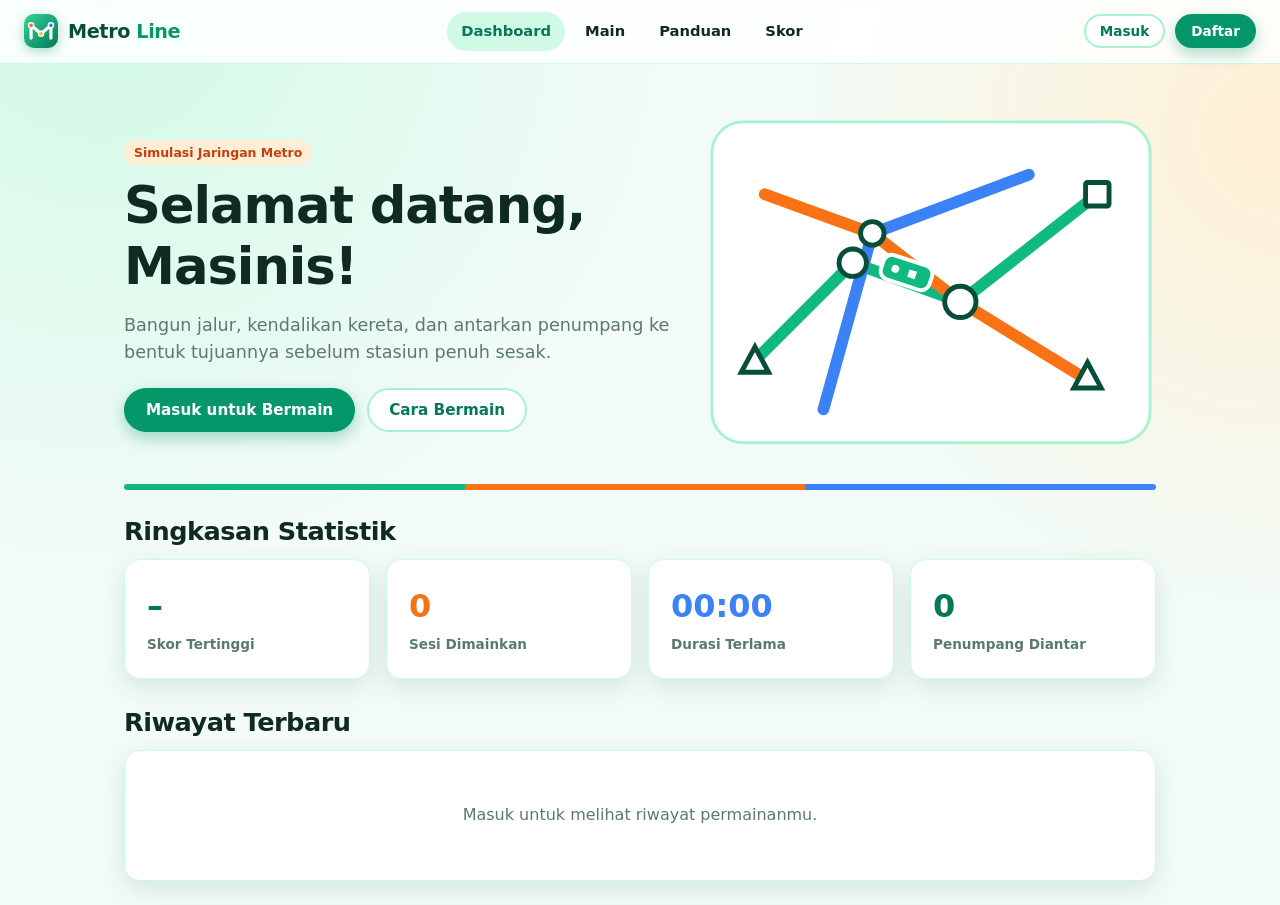
<file: index.html>
<!DOCTYPE html>
<html lang="id"><head><meta charset="utf-8"><meta name="viewport" content="width=device-width,initial-scale=1">
<title>Dashboard · Metro Line</title>
<link rel="stylesheet" href="css/base.css"><link rel="stylesheet" href="css/component.css"><link rel="stylesheet" href="css/art.css"><link rel="stylesheet" href="css/pages.css">
</head>
<body><header id="nav"></header>
<main class="container">
  <section class="hero">
    <div><span class="badge warm">Simulasi Jaringan Metro</span>
      <h1 id="welcome" style="margin-top:10px"></h1>
      <p>Bangun jalur, kendalikan kereta, dan antarkan penumpang ke bentuk tujuannya sebelum stasiun penuh sesak.</p>
      <div class="row"><a id="btnStart" class="btn btn-primary" href="game.html">▶ Mulai Bermain</a><a class="btn btn-ghost" href="how-to-play.html">Cara Bermain</a></div></div>
    <div data-hero></div>
  </section>
  <div class="rail-accent"></div>
  <h2 class="section-title">Ringkasan Statistik</h2>
  <section class="grid stats">
    <div class="card stat"><b id="statBest">0</b><span>Skor Tertinggi</span></div>
    <div class="card stat"><b id="statGames">0</b><span>Sesi Dimainkan</span></div>
    <div class="card stat"><b id="statTime">00:00</b><span>Durasi Terlama</span></div>
    <div class="card stat"><b id="statPax">0</b><span>Penumpang Diantar</span></div>
  </section>
  <h2 class="section-title">Riwayat Terbaru</h2>
  <div class="card" id="history"></div>
</main>
<script src="js/core/storage.js"></script>
<script src="js/core/data.js"></script>
<script src="js/core/art.js"></script>
<script src="js/core/ui.js"></script>
<script src="js/pages/home.js"></script>
</body></html>
</file>
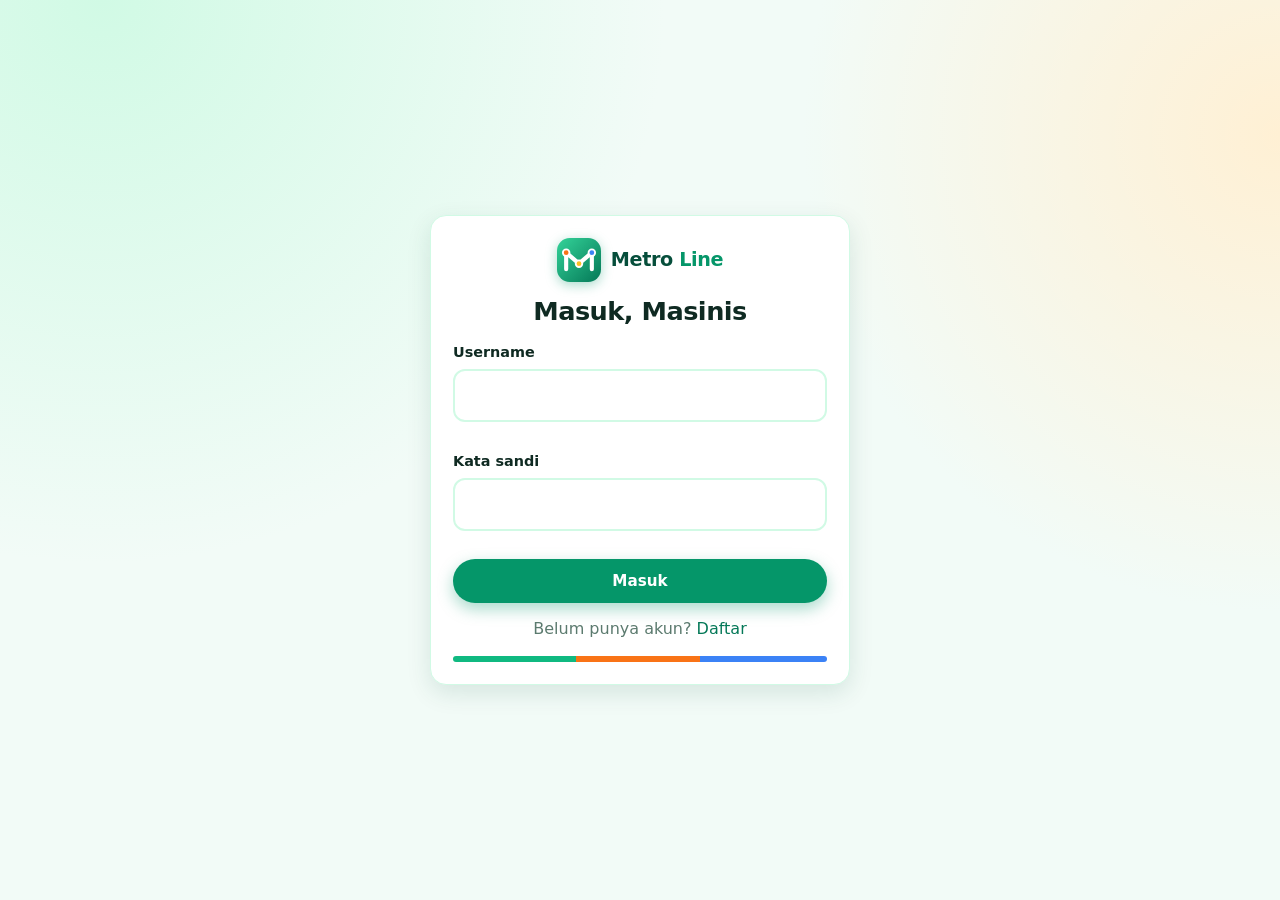
<file: game.html>
<!DOCTYPE html>
<html lang="id"><head><meta charset="utf-8"><meta name="viewport" content="width=device-width,initial-scale=1,maximum-scale=1">
<title>Main · Metro Line</title>
<link rel="stylesheet" href="css/base.css"><link rel="stylesheet" href="css/component.css"><link rel="stylesheet" href="css/art.css"><link rel="stylesheet" href="css/game.css">
</head>
<body class="game-body">
<div class="hud">
  <a href="index.html" data-logo="30"></a>
  <div class="hud-stat"><span>Skor</span><b id="hudScore">0</b></div>
  <div class="hud-stat"><span>Waktu</span><b id="hudTime">00:00</b></div>
  <div class="hud-stat"><span>Stasiun baru</span><b id="hudNext">02:00</b></div>
  <div class="hud-stat"><span>Stasiun</span><b id="hudSt">3</b></div>
  <div class="speed"><button id="btnPause" title="Jeda (Spasi)">⏸</button><button id="btn1x" class="active">1x</button><button id="btn2x">2x</button></div>
</div>
<canvas id="game"></canvas>
<div id="pauseBadge" class="pause-badge hidden">JEDA</div>
<div class="dock">
  <div class="line-dock" id="lineDock"></div>
  <div class="dock-actions"><button class="btn btn-ghost btn-sm" id="btnTrain">+ Kereta</button><button class="btn btn-primary btn-sm" id="btnSignal">📡 Kalibrasi Sinyal</button></div>
  <div class="speed-ind" id="speedInd">1x</div>
</div>
<div id="toasts"></div>
<script src="js/core/storage.js"></script><script src="js/core/data.js"></script><script src="js/core/art.js"></script><script src="js/core/ui.js"></script>
<script src="js/game/minigames.js"></script><script src="js/game/engine.js"></script><script src="js/pages/play.js"></script>
</body></html>
</file>
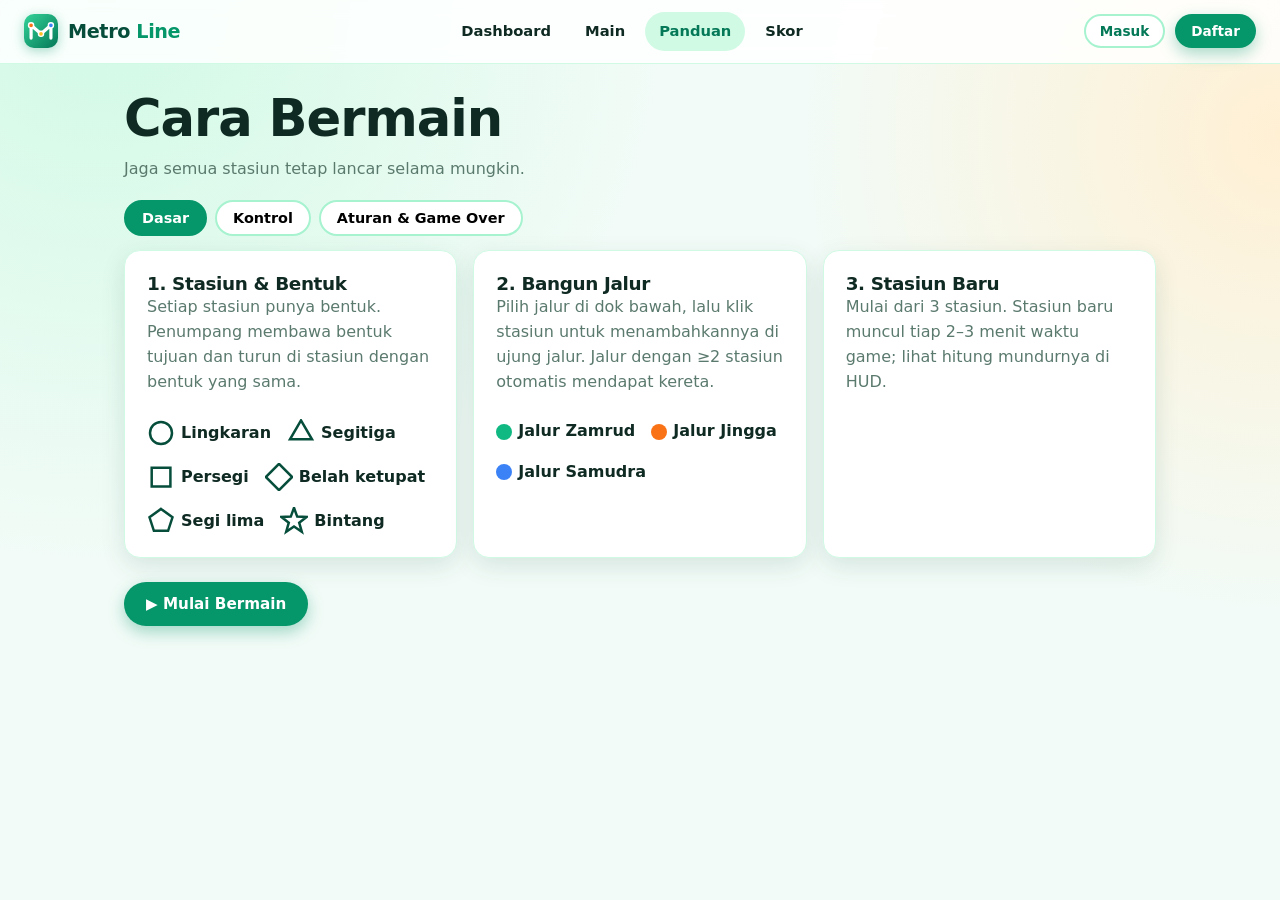
<file: how-to-play.html>
<!DOCTYPE html>
<html lang="id"><head><meta charset="utf-8"><meta name="viewport" content="width=device-width,initial-scale=1">
<title>Panduan · Metro Line</title>
<link rel="stylesheet" href="css/base.css"><link rel="stylesheet" href="css/component.css"><link rel="stylesheet" href="css/art.css"><link rel="stylesheet" href="css/pages.css">
</head>
<body><header id="nav"></header>
<main class="container">
  <h1>Cara Bermain</h1><p class="muted" style="margin:8px 0 18px">Jaga semua stasiun tetap lancar selama mungkin.</p>
  <div class="tabs"><button class="tab-btn active" data-tab="dasar">Dasar</button><button class="tab-btn" data-tab="kontrol">Kontrol</button><button class="tab-btn" data-tab="aturan">Aturan & Game Over</button></div>
  <section data-panel="dasar" class="grid rules-grid">
    <div class="card"><h3>1. Stasiun & Bentuk</h3><p class="muted">Setiap stasiun punya bentuk. Penumpang membawa bentuk tujuan dan turun di stasiun dengan bentuk yang sama.</p><br><div class="legend" id="shapeLegend"></div></div>
    <div class="card"><h3>2. Bangun Jalur</h3><p class="muted">Pilih jalur di dok bawah, lalu klik stasiun untuk menambahkannya di ujung jalur. Jalur dengan ≥2 stasiun otomatis mendapat kereta.</p><br><div class="legend" id="lineLegend"></div></div>
    <div class="card"><h3>3. Stasiun Baru</h3><p class="muted">Mulai dari 3 stasiun. Stasiun baru muncul tiap 2–3 menit waktu game; lihat hitung mundurnya di HUD.</p></div>
  </section>
  <section data-panel="kontrol" class="grid rules-grid hidden">
    <div class="card"><h3>Kecepatan</h3><p class="muted"><b>Jeda</b> (Spasi), <b>1x</b> (tombol 1), <b>2x</b> (tombol 2). Timer dan animasi tetap akurat di semua mode. Saat jeda kamu tetap bisa merencanakan jalur.</p></div>
    <div class="card"><h3>Kalibrasi Sinyal</h3><p class="muted">Mini-game ringan: kunci jarum di zona hijau untuk bonus poin dan kereta lebih cepat. Cooldown 45 detik.</p></div>
    <div class="card"><h3>+ Kereta</h3><p class="muted">Tambah kereta di jalur terpilih (maks. 6 total) untuk mengangkut lebih banyak penumpang.</p></div>
  </section>
  <section data-panel="aturan" class="grid rules-grid hidden">
    <div class="card"><h3>Poin</h3><p class="muted">+1 untuk setiap penumpang yang tiba di stasiun tujuan.</p></div>
    <div class="card"><h3>Kapasitas</h3><p class="muted">Satu kereta memuat 6 penumpang. Penumpang hanya naik bila tujuannya ada di arah perjalanan kereta.</p></div>
    <div class="card"><h3>Overload</h3><p class="muted">Jika sebuah stasiun menampung ≥8 penumpang, cincin merah terisi. Bila penuh (25 detik), permainan berakhir.</p></div>
  </section>
  <div class="row" style="margin-top:24px"><a class="btn btn-primary" href="game.html">▶ Mulai Bermain</a></div>
</main>
<script src="js/core/storage.js"></script>
<script src="js/core/data.js"></script>
<script src="js/core/art.js"></script>
<script src="js/core/ui.js"></script>
<script src="js/pages/rules.js"></script>
</body></html>
</file>
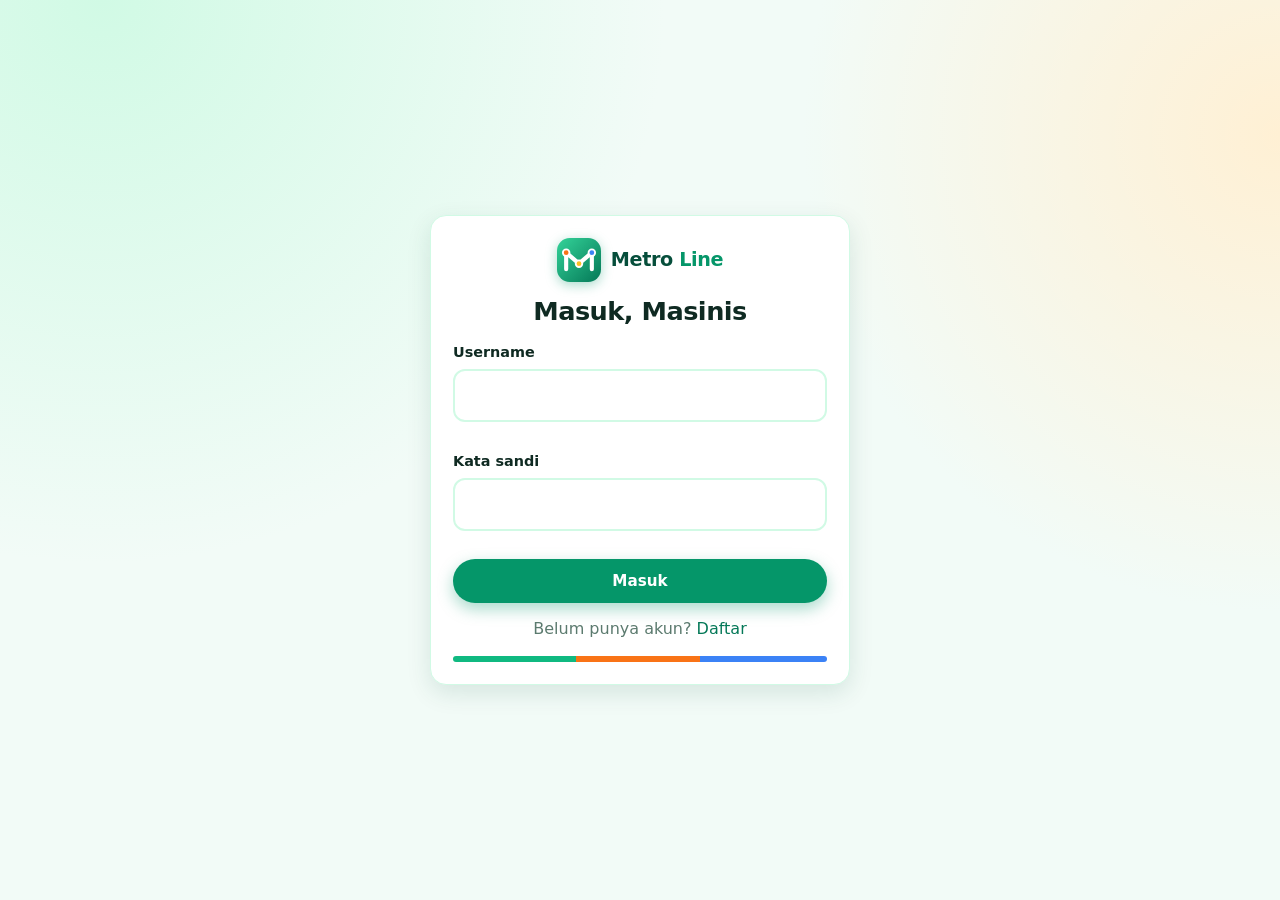
<file: login.html>
<!DOCTYPE html>
<html lang="id"><head><meta charset="utf-8"><meta name="viewport" content="width=device-width,initial-scale=1">
<title>Masuk · Metro Line</title>
<link rel="stylesheet" href="css/base.css"><link rel="stylesheet" href="css/component.css"><link rel="stylesheet" href="css/art.css"><link rel="stylesheet" href="css/pages.css">
</head>
<body><main class="auth-wrap"><form id="loginForm" class="card auth-card" novalidate>
  <a href="index.html" data-logo="44"></a>
  <h2 style="text-align:center">Masuk, Masinis</h2>
  <div id="formError" class="alert alert-error hidden"></div>
  <div class="field"><label for="username">Username</label><input id="username" name="username" autocomplete="username"></div>
  <div class="field"><label for="password">Kata sandi</label><input id="password" name="password" type="password" autocomplete="current-password"></div>
  <button class="btn btn-primary" type="submit">Masuk</button>
  <p class="muted" style="text-align:center">Belum punya akun? <a href="Register.html">Daftar</a></p>
  <div class="rail-accent"></div>
</form></main>
<script src="js/core/storage.js"></script>
<script src="js/core/data.js"></script>
<script src="js/core/art.js"></script>
<script src="js/core/ui.js"></script>
<script src="js/pages/auth.js"></script>
</body></html>
</file>
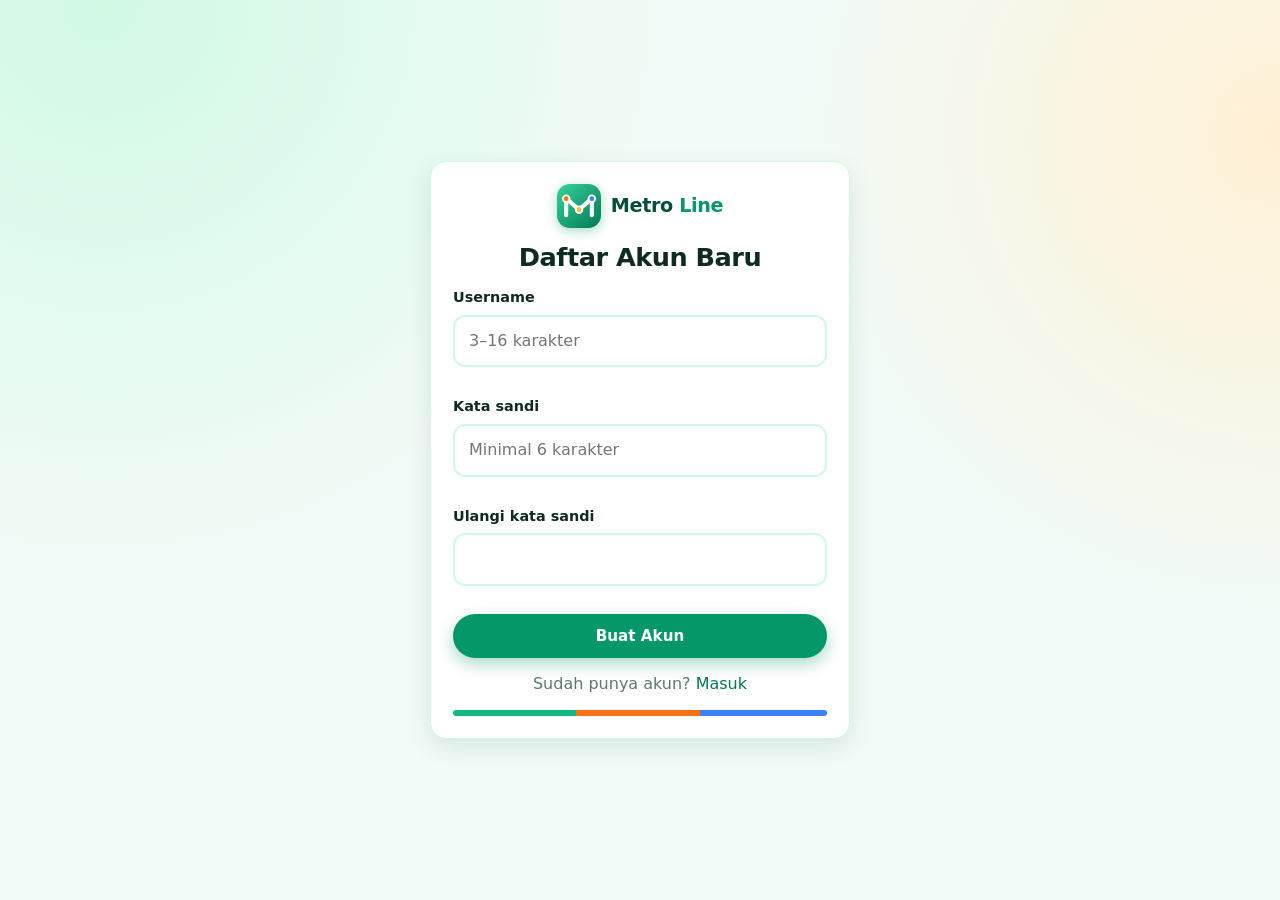
<file: Register.html>
<!DOCTYPE html>
<html lang="id"><head><meta charset="utf-8"><meta name="viewport" content="width=device-width,initial-scale=1">
<title>Daftar · Metro Line</title>
<link rel="stylesheet" href="css/base.css"><link rel="stylesheet" href="css/component.css"><link rel="stylesheet" href="css/art.css"><link rel="stylesheet" href="css/pages.css">
</head>
<body><main class="auth-wrap"><form id="registerForm" class="card auth-card" novalidate>
  <a href="index.html" data-logo="44"></a>
  <h2 style="text-align:center">Daftar Akun Baru</h2>
  <div id="formError" class="alert alert-error hidden"></div>
  <div class="field"><label for="username">Username</label><input id="username" name="username" autocomplete="username" placeholder="3–16 karakter"></div>
  <div class="field"><label for="password">Kata sandi</label><input id="password" name="password" type="password" autocomplete="new-password" placeholder="Minimal 6 karakter"></div>
  <div class="field"><label for="confirm">Ulangi kata sandi</label><input id="confirm" name="confirm" type="password" autocomplete="new-password"></div>
  <button class="btn btn-primary" type="submit">Buat Akun</button>
  <p class="muted" style="text-align:center">Sudah punya akun? <a href="login.html">Masuk</a></p>
  <div class="rail-accent"></div>
</form></main>
<script src="js/core/storage.js"></script>
<script src="js/core/data.js"></script>
<script src="js/core/art.js"></script>
<script src="js/core/ui.js"></script>
<script src="js/pages/auth.js"></script>
</body></html>
</file>
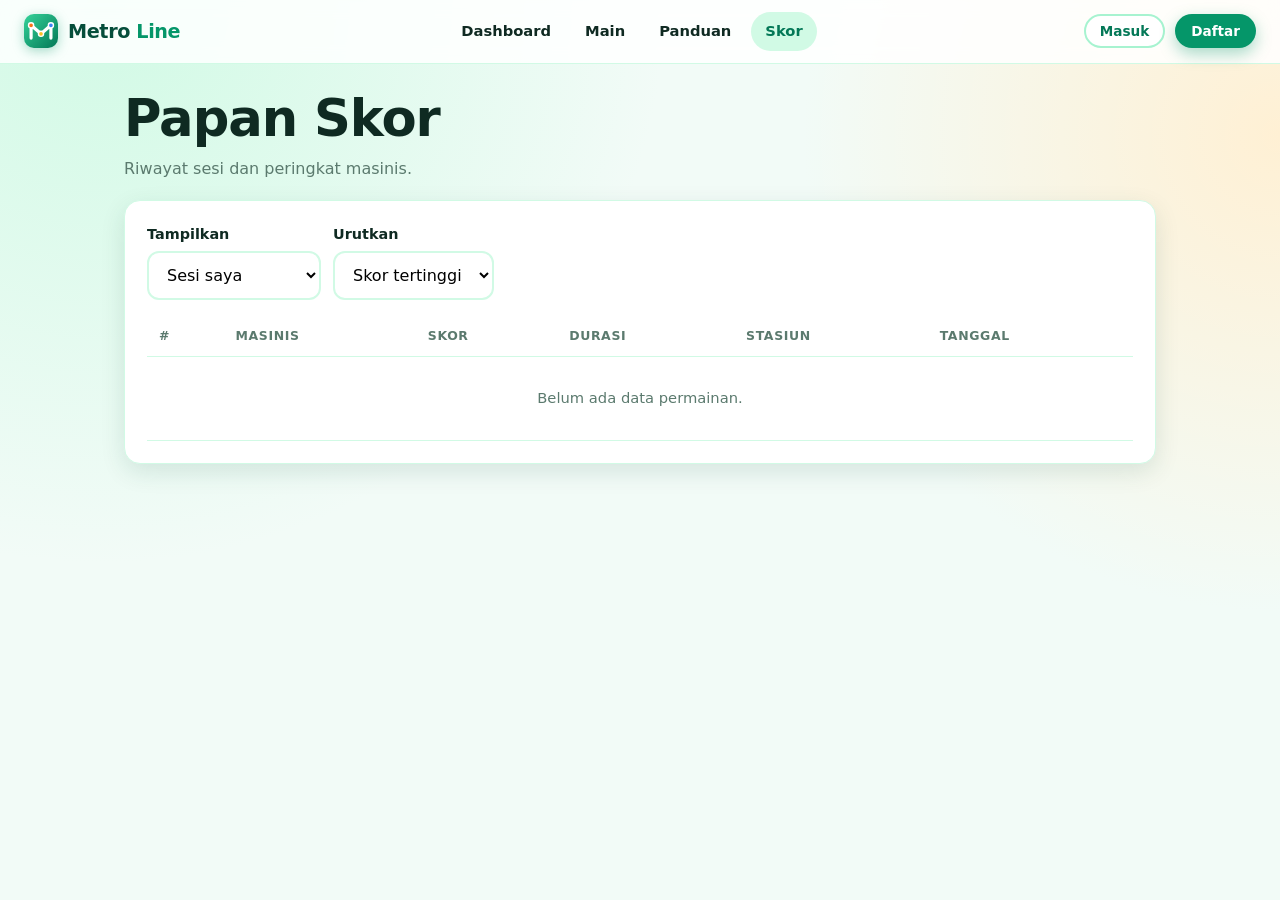
<file: scores.html>
<!DOCTYPE html>
<html lang="id"><head><meta charset="utf-8"><meta name="viewport" content="width=device-width,initial-scale=1">
<title>Skor · Metro Line</title>
<link rel="stylesheet" href="css/base.css"><link rel="stylesheet" href="css/component.css"><link rel="stylesheet" href="css/art.css"><link rel="stylesheet" href="css/pages.css">
</head>
<body><header id="nav"></header>
<main class="container">
  <h1>Papan Skor</h1><p class="muted" style="margin:8px 0 18px">Riwayat sesi dan peringkat masinis.</p>
  <div class="card">
    <div class="toolbar">
      <div class="field"><label for="scope">Tampilkan</label><select id="scope"><option value="me">Sesi saya</option><option value="all">Semua masinis</option></select></div>
      <div class="field"><label for="sort">Urutkan</label><select id="sort"><option value="score">Skor tertinggi</option><option value="date">Terbaru</option></select></div>
      <button id="btnReset" class="btn btn-danger btn-sm">Reset Riwayat Saya</button>
    </div>
    <div style="overflow-x:auto"><table><thead><tr><th>#</th><th>Masinis</th><th>Skor</th><th>Durasi</th><th>Stasiun</th><th>Tanggal</th></tr></thead><tbody id="board"></tbody></table></div>
  </div>
</main>
<script src="js/core/storage.js"></script>
<script src="js/core/data.js"></script>
<script src="js/core/art.js"></script>
<script src="js/core/ui.js"></script>
<script src="js/pages/scores.js"></script>
</body></html>
</file>
<file: css/base.css>
:root{--em-50:#ecfdf5;--em-100:#d1fae5;--em-200:#a7f3d0;--em-400:#34d399;--em-500:#10b981;--em-600:#059669;--em-700:#047857;--em-900:#064e3b;
--ink:#0f2a22;--muted:#5b7a6e;--paper:#fff;--bg:#f2fbf7;--coral:#f97316;--sky:#3b82f6;--rose:#f43f5e;--sun:#fbbf24;
--r:16px;--shadow:0 8px 24px rgba(6,78,59,.12);--font:'Inter','Segoe UI',system-ui,-apple-system,sans-serif}
*{box-sizing:border-box;margin:0;padding:0}
html{scroll-behavior:smooth}
body{font-family:var(--font);color:var(--ink);line-height:1.55;min-height:100vh;
background:radial-gradient(circle at 8% 0,#d1fae5 0,transparent 38%),radial-gradient(circle at 100% 15%,#fff0d4 0,transparent 32%),var(--bg)}
a{color:var(--em-700);text-decoration:none}a:hover{text-decoration:underline}
h1,h2,h3{line-height:1.2;letter-spacing:-.02em}
h1{font-size:clamp(2rem,5vw,3.2rem)}h2{font-size:1.6rem}h3{font-size:1.15rem}
.container{max-width:1080px;margin:0 auto;padding:24px}
.grid{display:grid;gap:16px}.hidden{display:none!important}.muted{color:var(--muted)}
.row{display:flex;gap:12px;align-items:center;flex-wrap:wrap}
</file>
<file: css/component.css>
.btn{display:inline-flex;align-items:center;justify-content:center;gap:8px;padding:11px 20px;border:2px solid transparent;border-radius:999px;font:600 .95rem var(--font);cursor:pointer;transition:.15s;text-decoration:none!important}
.btn:active{transform:scale(.97)}
.btn-primary{background:var(--em-600);color:#fff;box-shadow:0 6px 16px rgba(5,150,105,.35)}.btn-primary:hover{background:var(--em-700)}
.btn-ghost{background:#fff;color:var(--em-700);border-color:var(--em-200)}.btn-ghost:hover{background:var(--em-50)}
.btn-danger{background:#fff;color:#be123c;border-color:#fecdd3}
.btn-sm{padding:7px 14px;font-size:.85rem}.btn:disabled{opacity:.45;cursor:not-allowed}
.card{background:var(--paper);border-radius:var(--r);padding:22px;box-shadow:var(--shadow);border:1px solid var(--em-100)}
.badge{display:inline-block;padding:3px 10px;border-radius:999px;font-size:.78rem;font-weight:700;background:var(--em-100);color:var(--em-700)}
.badge.warm{background:#ffedd5;color:#c2410c}.badge.cool{background:#dbeafe;color:#1d4ed8}
.navbar{position:sticky;top:0;z-index:20;display:flex;align-items:center;justify-content:space-between;gap:16px;padding:12px 24px;background:rgba(255,255,255,.85);backdrop-filter:blur(10px);border-bottom:1px solid var(--em-100);flex-wrap:wrap}
.nav-links{display:flex;gap:6px;flex-wrap:wrap}
.nav-links a{padding:8px 14px;border-radius:999px;color:var(--ink);font-weight:600;font-size:.92rem;text-decoration:none}
.nav-links a:hover,.nav-links a.active{background:var(--em-100);color:var(--em-700)}
.nav-user{display:flex;gap:10px;align-items:center}
.alert{padding:12px 16px;border-radius:12px;font-size:.92rem;font-weight:500}
.alert-error{background:#ffe4e6;color:#9f1239}.alert-ok{background:var(--em-100);color:var(--em-900)}
.field{display:grid;gap:6px;margin-bottom:14px}.field label{font-weight:600;font-size:.9rem}
.field input,.field select{padding:12px 14px;border:2px solid var(--em-100);border-radius:12px;font:inherit;background:#fff}
.field input:focus,.field select:focus{outline:none;border-color:var(--em-500)}
.modal-backdrop{position:fixed;inset:0;background:rgba(6,40,30,.55);display:grid;place-items:center;z-index:100;padding:16px}
.modal{background:#fff;border-radius:20px;padding:26px;max-width:440px;width:100%;box-shadow:0 20px 60px rgba(0,0,0,.3);display:grid;gap:14px}
.modal-actions{display:flex;gap:10px;justify-content:flex-end;flex-wrap:wrap}
#toasts{position:fixed;right:16px;bottom:16px;display:grid;gap:8px;z-index:200}
.toast{background:var(--em-900);color:#fff;padding:11px 16px;border-radius:12px;box-shadow:var(--shadow);animation:tin .25s;font-size:.9rem}
.toast.error{background:#be123c}
@keyframes tin{from{transform:translateY(12px);opacity:0}}
table{width:100%;border-collapse:collapse}th,td{padding:10px 12px;text-align:left;border-bottom:1px solid var(--em-100);font-size:.92rem}
th{color:var(--muted);font-size:.78rem;text-transform:uppercase;letter-spacing:.05em}
</file>
<file: css/art.css>
.logo{display:inline-flex;align-items:center;gap:10px;color:var(--em-900);font-weight:800;font-size:1.2rem;letter-spacing:-.02em;text-decoration:none!important}
.logo svg{display:block;filter:drop-shadow(0 3px 6px rgba(5,150,105,.35))}
.logo b{color:var(--em-600)}
.hero-art{width:100%;max-width:460px;height:auto;animation:float 6s ease-in-out infinite}
@keyframes float{50%{transform:translateY(-8px)}}
.rail-accent{height:6px;border-radius:6px;background:linear-gradient(90deg,#10b981 0 33%,#f97316 33% 66%,#3b82f6 66%)}
.shape-icon{display:inline-block;vertical-align:middle}
</file>
<file: css/pages.css>
.auth-wrap{min-height:100vh;display:grid;place-items:center;padding:20px}
.auth-card{width:100%;max-width:420px;display:grid;gap:14px}
.auth-card .logo{justify-content:center}
.hero{display:grid;grid-template-columns:1.1fr .9fr;gap:32px;align-items:center;padding:28px 0}
.hero h1 span{color:var(--em-600)}.hero p{margin:14px 0 22px;font-size:1.1rem;color:var(--muted)}
.stats{grid-template-columns:repeat(auto-fit,minmax(170px,1fr));margin:12px 0 28px}
.stat b{display:block;font-size:2rem;color:var(--em-700)}.stat span{color:var(--muted);font-size:.85rem;font-weight:600}
.stat:nth-child(2) b{color:var(--coral)}.stat:nth-child(3) b{color:var(--sky)}
.section-title{margin:26px 0 12px}
.rules-grid{grid-template-columns:repeat(auto-fit,minmax(260px,1fr))}
.tabs{display:flex;gap:8px;margin-bottom:14px;flex-wrap:wrap}
.tab-btn{padding:8px 16px;border-radius:999px;border:2px solid var(--em-200);background:#fff;font:600 .9rem var(--font);cursor:pointer}
.tab-btn.active{background:var(--em-600);border-color:var(--em-600);color:#fff}
.legend{display:flex;gap:16px;flex-wrap:wrap}.legend span{display:flex;align-items:center;gap:6px;font-weight:600}
.toolbar{display:flex;gap:12px;flex-wrap:wrap;align-items:end;margin-bottom:16px}
.toolbar .field{margin:0}.empty{text-align:center;padding:30px;color:var(--muted)}
@media(max-width:760px){.hero{grid-template-columns:1fr}.hero-art{margin:auto}}
</file>
<file: css/game.css>
.game-body{overflow:hidden;height:100vh;background:radial-gradient(circle at 20% 10%,#d1fae5,transparent 45%),radial-gradient(circle at 90% 90%,#fff0d4,transparent 40%),#f2fbf7}
#game{position:fixed;inset:0;width:100%;height:100%;display:block;touch-action:manipulation;cursor:pointer}
.hud{position:fixed;top:0;left:0;right:0;z-index:10;display:flex;align-items:center;gap:14px;padding:10px 16px;background:rgba(255,255,255,.88);backdrop-filter:blur(8px);border-bottom:1px solid var(--em-100);flex-wrap:wrap}
.hud-stat{display:grid;line-height:1.1;padding:0 10px;border-left:2px solid var(--em-100)}
.hud-stat span{font-size:.68rem;text-transform:uppercase;letter-spacing:.06em;color:var(--muted);font-weight:700}
.hud-stat b{font-size:1.35rem;font-variant-numeric:tabular-nums;color:var(--em-700)}
.hud-stat.warn b{color:var(--coral)}
.speed{margin-left:auto;display:flex;gap:6px}
.speed button{min-width:46px;padding:8px 12px;border-radius:10px;border:2px solid var(--em-200);background:#fff;font:700 .9rem var(--font);cursor:pointer;color:var(--em-700)}
.speed button.active{background:var(--em-600);border-color:var(--em-600);color:#fff}
.pause-badge{position:fixed;top:90px;left:50%;transform:translateX(-50%);background:var(--em-900);color:#fff;padding:8px 22px;border-radius:999px;font-weight:800;letter-spacing:.1em;z-index:9;animation:blink 1.4s infinite}
@keyframes blink{50%{opacity:.6}}
.dock{position:fixed;left:50%;bottom:14px;transform:translateX(-50%);z-index:10;display:flex;gap:12px;align-items:center;padding:10px 14px;background:rgba(255,255,255,.92);backdrop-filter:blur(8px);border-radius:20px;box-shadow:var(--shadow);border:1px solid var(--em-100);max-width:calc(100vw - 20px);flex-wrap:wrap;justify-content:center}
.line-dock{display:flex;gap:8px;flex-wrap:wrap}
.line-chip{--c:#10b981;display:flex;align-items:center;gap:8px;padding:8px 14px;border-radius:14px;border:3px solid transparent;background:#fff;cursor:pointer;font:700 .85rem var(--font);box-shadow:inset 0 0 0 2px #e5efe9}
.line-chip i{width:14px;height:14px;border-radius:50%;background:var(--c)}
.line-chip small{color:var(--muted);font-weight:600}
.line-chip.active{border-color:var(--c);box-shadow:0 4px 12px rgba(0,0,0,.12)}
.dock-actions{display:flex;gap:8px}
.speed-ind{min-width:52px;text-align:center;padding:6px 10px;border-radius:10px;background:var(--em-900);color:#fff;font-weight:800}
.speed-ind.fast{background:var(--coral)}.speed-ind.paused{background:#64748b}
.sig-bar{position:relative;height:36px;border-radius:12px;background:#e2e8f0;overflow:hidden}
.sig-zone{position:absolute;top:0;bottom:0;background:linear-gradient(var(--em-400),var(--em-600));opacity:.9}
.sig-needle{position:absolute;top:-2px;bottom:-2px;width:5px;margin-left:-2px;background:var(--coral);border-radius:4px}
.hud .logo{font-size:1.05rem}
@media(max-width:640px){.hud{gap:6px}.hud-stat b{font-size:1.05rem}.speed{margin-left:0}}
</file>
